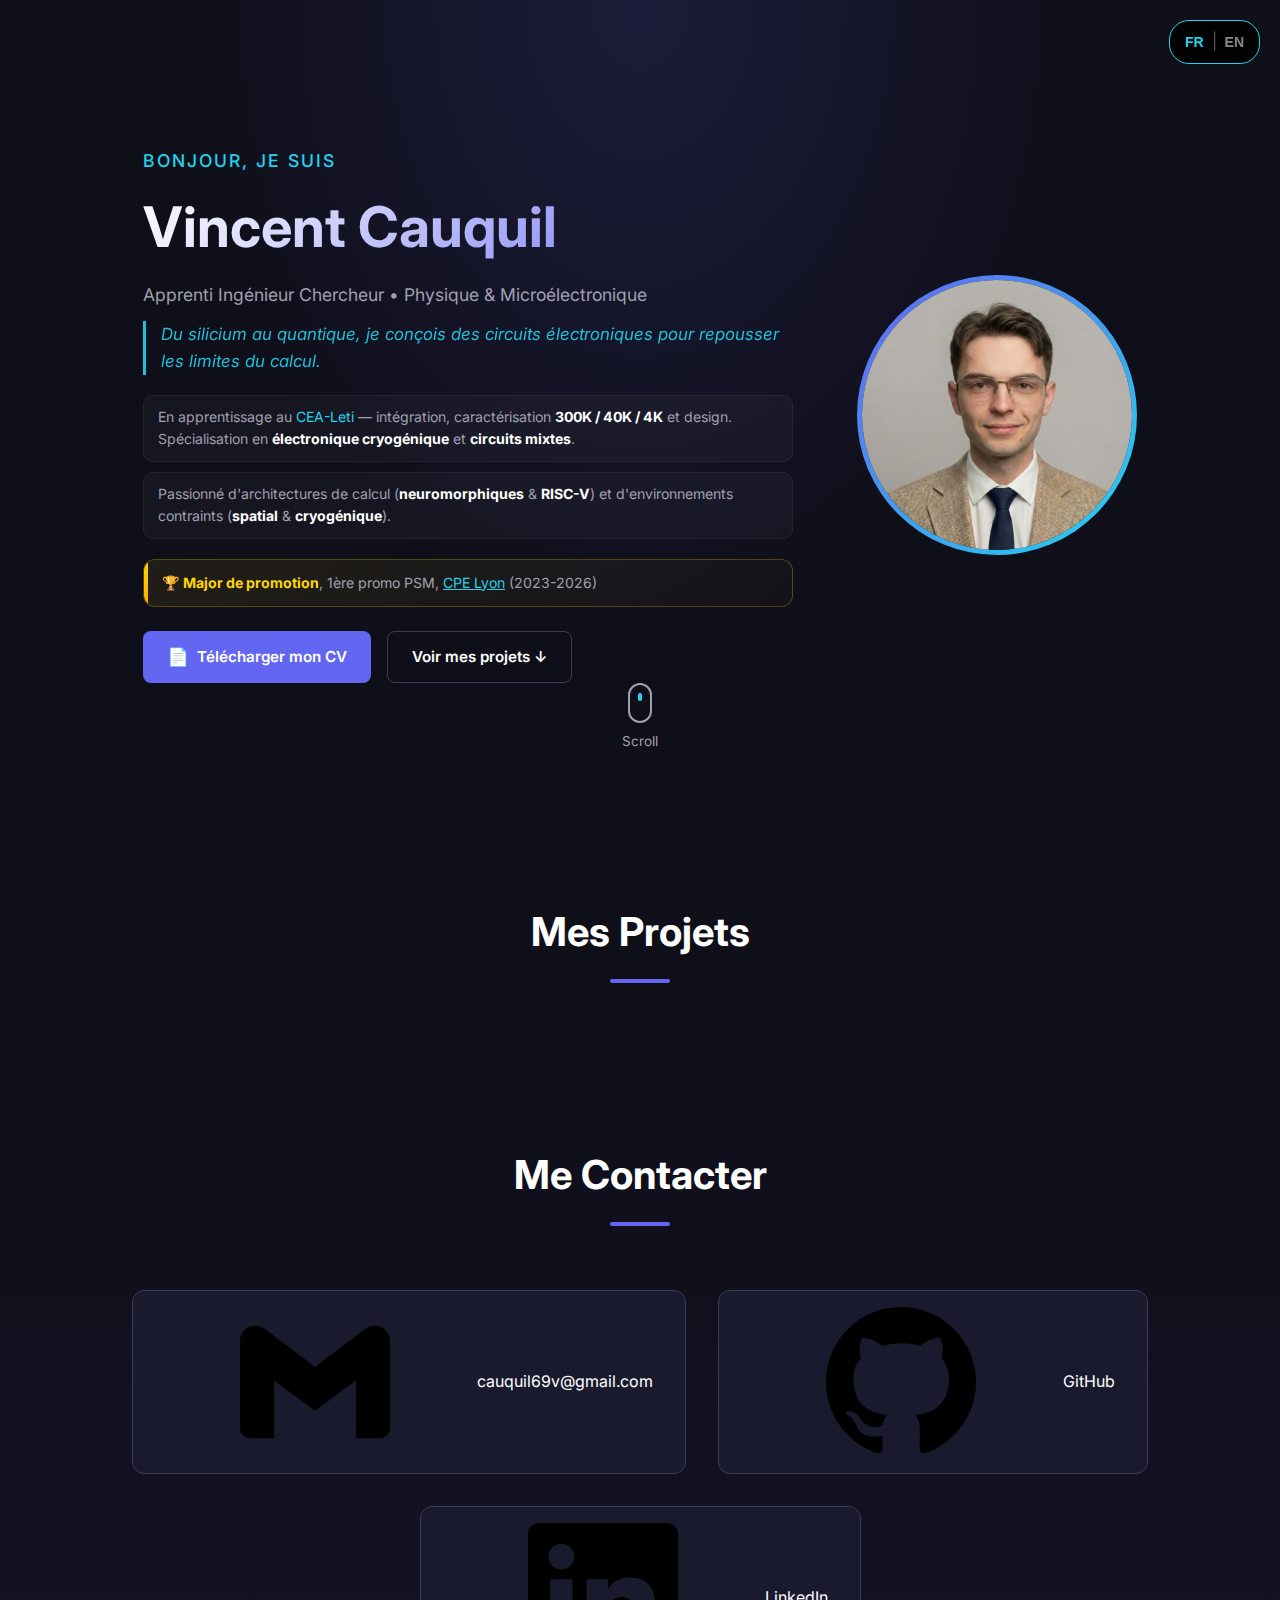
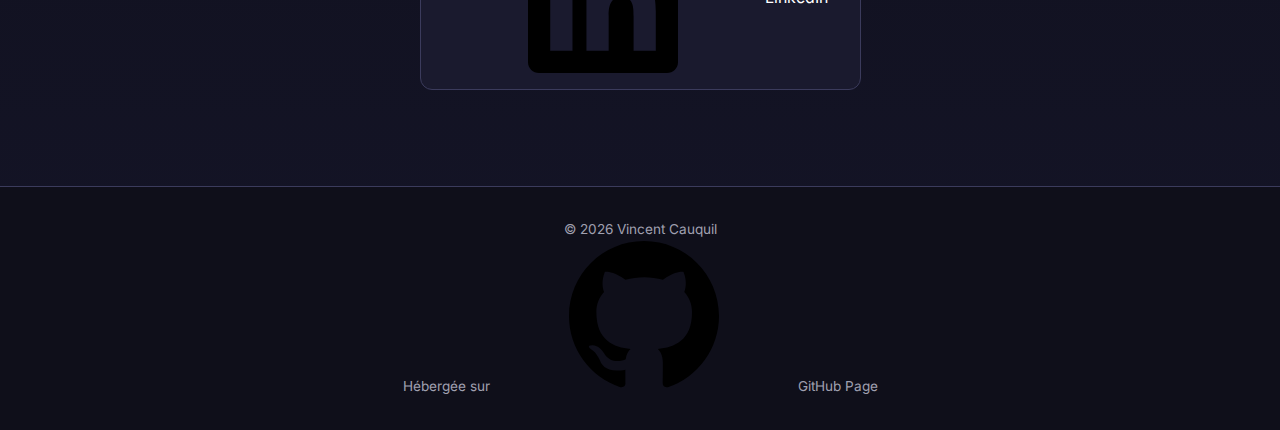
<file: index.html>
<!DOCTYPE html>
<html lang="fr">
<head>
    <meta charset="UTF-8">
    <meta name="viewport" content="width=device-width, initial-scale=1.0">
    <title>Vincent Cauquil — Portfolio</title>

    <link rel="stylesheet" href="assets/css/variables.css">
    <link rel="stylesheet" href="assets/css/components.css">
    <link rel="stylesheet" href="assets/css/layout.css">
    <link rel="stylesheet" href="assets/css/projects.css">
    <link rel="stylesheet" href="assets/css/evidence.css">
    <link rel="stylesheet" href="assets/css/responsive.css">
    <link href="https://fonts.googleapis.com/css2?family=Inter:wght@300;400;600;700&display=swap" rel="stylesheet">
</head>
<body>

    <!-- ICONS SVG -->
    <svg style="display: none;">
        <symbol id="icon-github" viewBox="0 0 24 24">
            <path d="M12 0C5.37 0 0 5.37 0 12c0 5.31 3.435 9.795 8.205 11.385.6.105.825-.255.825-.57 0-.285-.015-1.23-.015-2.235-3.015.555-3.795-.735-4.035-1.41-.135-.345-.72-1.41-1.23-1.695-.42-.225-1.02-.78-.015-.795.945-.015 1.62.87 1.845 1.23 1.08 1.815 2.805 1.305 3.495.99.105-.78.42-1.305.765-1.605-2.67-.3-5.46-1.335-5.46-5.925 0-1.305.465-2.385 1.23-3.225-.12-.3-.54-1.53.12-3.18 0 0 1.005-.315 3.3 1.23.96-.27 1.98-.405 3-.405s2.04.135 3 .405c2.295-1.56 3.3-1.23 3.3-1.23.66 1.65.24 2.88.12 3.18.765.84 1.23 1.905 1.23 3.225 0 4.605-2.805 5.625-5.475 5.925.435.375.81 1.095.81 2.22 0 1.605-.015 2.895-.015 3.3 0 .315.225.69.825.57A12.02 12.02 0 0024 12c0-6.63-5.37-12-12-12z"/>
        </symbol>
        <symbol id="icon-linkedin" viewBox="0 0 24 24">
            <path d="M20.447 20.452h-3.554v-5.569c0-1.328-.027-3.037-1.852-3.037-1.853 0-2.136 1.445-2.136 2.939v5.667H9.351V9h3.414v1.561h.046c.477-.9 1.637-1.85 3.37-1.85 3.601 0 4.267 2.37 4.267 5.455v6.286zM5.337 7.433c-1.144 0-2.063-.926-2.063-2.065 0-1.138.92-2.063 2.063-2.063 1.14 0 2.064.925 2.064 2.063 0 1.139-.925 2.065-2.064 2.065zm1.782 13.019H3.555V9h3.564v11.452zM22.225 0H1.771C.792 0 0 .774 0 1.729v20.542C0 23.227.792 24 1.771 24h20.451C23.2 24 24 23.227 24 22.271V1.729C24 .774 23.2 0 22.222 0h.003z"/>
        </symbol>
        <symbol id="icon-email" viewBox="0 0 24 24">
            <path d="M24 5.457v13.909c0 .904-.732 1.636-1.636 1.636h-3.819V11.73L12 16.64l-6.545-4.91v9.273H1.636A1.636 1.636 0 0 1 0 19.366V5.457c0-2.023 2.309-3.178 3.927-1.964L5.455 4.64 12 9.548l6.545-4.91 1.528-1.145C21.69 2.28 24 3.434 24 5.457z"/>
        </symbol>
        <symbol id="icon-external" viewBox="0 0 24 24">
            <path d="M18 13v6a2 2 0 0 1-2 2H5a2 2 0 0 1-2-2V8a2 2 0 0 1 2-2h6M15 3h6v6M10 14L21 3"/>
        </symbol>
    </svg>

    <!-- LANG SWITCH -->
    <div class="lang-switch">
        <button class="lang-btn active" data-lang="fr">FR</button>
        <span class="lang-separator">|</span>
        <button class="lang-btn" data-lang="en">EN</button>
    </div>

    <!-- HERO -->
    <section id="hero">
        <div class="hero-content">
            <div class="hero-text">
                <!-- Greeting -->
                <p class="greeting">
                    <span class="lang-text" data-lang="fr">Bonjour, je suis</span>
                    <span class="lang-text" data-lang="en" style="display: none;">Hi, I'm</span>
                </p>
    
                <!-- Name -->
                <h1>Vincent Cauquil</h1>
    
                <!-- Subtitle -->
                <p class="subtitle">
                    <span class="lang-text" data-lang="fr">Apprenti Ingénieur Chercheur • Physique & Microélectronique</span>
                    <span class="lang-text" data-lang="en" style="display: none;">Apprentice Research Engineer • Physics & Microelectronics</span>
                </p>
    
                <!-- TAGLINE — La phrase choc isolée -->
                <p class="tagline">
                    <span class="lang-text" data-lang="fr">Du silicium au quantique, je conçois des circuits électroniques pour repousser les limites du calcul.</span>
                    <span class="lang-text" data-lang="en" style="display: none;">From silicon to quantum, I design electronic circuits to push the boundaries of computing.</span>
                </p>
    
                <!-- BIO STRUCTURÉE avec icônes -->
                <div class="hero-bio">
                    <div class="bio-item">
                        <div class="lang-text macro" data-lang="fr">
                            En apprentissage au \CEA_Leti — intégration, caractérisation <strong>300K / 40K / 4K</strong> et design.
                            Spécialisation en <strong>électronique cryogénique</strong> et <strong>circuits mixtes</strong>.
                        </div>
                        <div class="lang-text macro" data-lang="en" style="display: none;">
                            Apprentice at \CEA_Leti — integration, <strong>300K / 40K / 4K</strong> characterization and design.
                            Specializing in <strong>cryogenic electronics</strong> and <strong>mixed-signal circuits</strong>.
                        </div>
                    </div>
    
                    <div class="bio-item">
                        <div class="lang-text" data-lang="fr">
                            Passionné d'architectures de calcul (<strong>neuromorphiques</strong> & <strong>RISC-V</strong>) et d'environnements contraints (<strong>spatial</strong> & <strong>cryogénique</strong>).
                        </div>
                        <div class="lang-text" data-lang="en" style="display: none;">
                            Passionate about computing architectures (<strong>neuromorphic</strong> & <strong>RISC-V</strong>) and constrained environments (<strong>space</strong> & <strong>cryogenic</strong>).
                        </div>
                    </div>
                </div>
    
                <!-- AWARD BADGE — Mis en avant ! -->
                <div class="award-badge">
                    <div>
                        <span class="lang-text macro" data-lang="fr">
                            <strong> 🏆 Major de promotion</strong>, 1ère promo PSM, \CPE_Lyon (2023-2026)
                        </span>
                        <span class="lang-text macro" data-lang="en" style="display: none;">
                            <strong> 🏆 Valedictorian</strong>, 1st PSM class, \CPE_Lyon (2023-2026)
                        </span>
                    </div>
                </div>
    
                <!-- BOUTONS -->
                <div class="hero-buttons">
                    <a href="assets/ressource/CAUQUIL-Vincent-CV.pdf" class="btn btn-primary" target="_blank">
                        <span class="btn-icon">📄</span>
                        <span class="lang-text" data-lang="fr">Télécharger mon CV</span>
                        <span class="lang-text" data-lang="en" style="display: none;">Download my CV</span>
                    </a>
                    <a href="#timeline" class="btn btn-secondary">
                        <span class="lang-text" data-lang="fr">Voir mes projets ↓</span>
                        <span class="lang-text" data-lang="en" style="display: none;">See my projects ↓</span>
                    </a>
                </div>
            </div>
    
            <!-- AVATAR avec glow amélioré -->
            <div class="hero-image">
                <div class="avatar-container">
                    <img src="assets/images/V_cauq_img.png" alt="Vincent Cauquil" class="avatar">
                </div>
            </div>
        </div>
    
        <div class="scroll-indicator">
            <div class="mouse"></div>
            <span>Scroll</span>
        </div>
    </section>


    <!-- TIMELINE - PROJETS -->
    <section id="timeline">
        <h2 class="section-title">
            <span class="lang-text" data-lang="fr">Mes Projets</span>
            <span class="lang-text" data-lang="en" style="display: none;">My Projects</span>
        </h2>

        <div class="timeline-container">
            <div class="timeline-line"></div>

            <!-- Projets chargés dynamiquement -->
            <div id="project-parking"></div>
            <div id="project-AI"></div>
            <div id="project-A8"></div>
        </div>
    </section>

    <!-- CONTACT -->
    <section id="contact">
        <h2 class="section-title">
            <span class="lang-text" data-lang="fr">Me Contacter</span>
            <span class="lang-text" data-lang="en" style="display: none;">Contact Me</span>
        </h2>
        <div class="contact-links">
            <a href="mailto:cauquil69v@gmail.com" class="contact-item">
                <svg class="icon"><use href="#icon-email"/></svg>
                <span>cauquil69v@gmail.com</span>
            </a>
            <a href="https://github.com/vincent-cauquil" target="_blank" class="contact-item">
                <svg class="icon"><use href="#icon-github"/></svg>
                <span>GitHub</span>
            </a>
            <a href="https://www.linkedin.com/in/vincent-cauquil-6048b3241/?originalSubdomain=fr" target="_blank" class="contact-item">
                <svg class="icon"><use href="#icon-linkedin"/></svg>
                <span>LinkedIn</span>
            </a>
        </div>
    </section>

    <!-- FOOTER -->
    <footer>
        <p>
            <span class="lang-text" data-lang="fr">© 2026 Vincent Cauquil 
                <br>Hébergée sur <svg class="icon"><use href="#icon-github"/></svg> GitHub Page</span>
            <span class="lang-text" data-lang="en" style="display: none;">© 2026 Vincent Cauquil 
                <br>Host on <svg class="icon"><use href="#icon-github"/></svg> GitHub</span>
        </p>
    </footer>

    <script src="assets/js/main.js"></script>
    <script src="assets/js/macro.js"></script>
</body>
</html>
</file>
<file: assets/css/components.css>
/* ========== LANG SWITCH ========== */
.lang-switch {
    position: fixed;
    top: 20px;
    right: 20px;
    display: flex;
    align-items: center;
    gap: 8px;
    z-index: 1100;
    background: rgba(0, 0, 0, 0.9);
    padding: 8px 15px;
    border-radius: 20px;
    border: 1px solid var(--accent);
    backdrop-filter: blur(10px);
}

.lang-btn {
    background: none;
    border: none;
    color: #888;
    font-size: 14px;
    font-weight: bold;
    cursor: pointer;
    transition: color 0.3s;
}

.lang-btn:hover,
.lang-btn.active {
    color: var(--accent);
}

.lang-separator {
    color: #555;
}

/* ========== BOUTONS GÉNÉRAUX ========== */
.btn {
    display: inline-flex;
    align-items: center;
    gap: 0.5rem;
    padding: 0.75rem 1.5rem;
    border-radius: 8px;
    font-size: 0.95rem;
    font-weight: 600;
    text-decoration: none;
    transition: all 0.3s ease;
    cursor: pointer;
    border: none;
}

.btn-primary {
    background: var(--primary);
    color: white;
}

.btn-primary:hover {
    background: var(--primary-dark);
    transform: translateY(-2px);
    box-shadow: 0 10px 30px rgba(99, 102, 241, 0.3);
}

.btn-secondary {
    background: transparent;
    color: var(--text);
    border: 1px solid var(--timeline-line);
}

.btn-secondary:hover {
    border-color: var(--accent);
    color: var(--accent);
    transform: translateY(-2px);
}

.btn-icon {
    font-size: 1.1rem;
}

/* ========== TAGS ========== */
.project-tags {
    display: flex;
    flex-wrap: wrap;
    gap: 8px;
    margin: 15px 0;
}

.tag {
    background: rgba(99, 102, 241, 0.15);
    color: var(--accent);
    padding: 4px 12px;
    border-radius: 20px;
    font-size: 0.8rem;
    border: 1px solid rgba(99, 102, 241, 0.3);
}

/* ========== BOUTONS DE CARTE ========== */
.card-buttons {
    display: flex;
    flex-wrap: wrap;
    gap: 10px;
    margin-top: 15px;
}

.btn-expand {
    background: var(--primary);
    color: white;
    border: none;
    padding: 8px 20px;
    border-radius: 8px;
    cursor: pointer;
    font-size: 0.9rem;
    transition: all 0.3s ease;
}

.btn-expand:hover {
    background: var(--primary-dark);
    transform: translateY(-2px);
}

.btn-github {
    display: inline-flex;
    align-items: center;
    gap: 0.5rem;
    padding: 8px 16px;
    background: rgba(255, 255, 255, 0.05);
    border: 1px solid var(--timeline-line);
    border-radius: 8px;
    color: var(--text);
    font-size: 0.85rem;
    text-decoration: none;
    transition: all 0.3s ease;
}

.btn-github:hover {
    border-color: var(--accent);
    color: var(--accent);
    transform: translateY(-2px);
}

/* ========== BOUTONS VIDÉO & DOCUMENTS ========== */
.btn-video,
.btn-doc {
    display: inline-flex;
    align-items: center;
    gap: 0.5rem;
    padding: 8px 16px;
    background: rgba(255, 255, 255, 0.05);
    border: 1px solid var(--timeline-line);
    border-radius: 8px;
    color: var(--text);
    font-size: 0.85rem;
    text-decoration: none;
    transition: all 0.3s ease;
}

.btn-video:hover,
.btn-doc:hover {
    border-color: var(--accent);
    color: var(--accent);
    transform: translateY(-2px);
    background: rgba(34, 211, 238, 0.1);
}

/* Icônes spécifiques */
.btn-video::before {
    content: '▶';
    font-size: 0.9rem;
}

.btn-doc::before {
    content: '📄';
    font-size: 1rem;
}

/* ========== SECTION TITLE ========== */
.section-title {
    text-align: center;
    font-size: 2.5rem;
    margin-bottom: 4rem;
    position: relative;
}

.section-title::after {
    content: '';
    display: block;
    width: 60px;
    height: 4px;
    background: var(--primary);
    margin: 15px auto 0;
    border-radius: 2px;
}

/* ========== MACRO LINKS ========== */
.macro a {
    color: var(--accent);
    text-decoration: none;
    border-bottom: 1px solid transparent;
    transition: border-color 0.3s ease;
}

.macro a:hover {
    border-bottom-color: var(--accent);
}

/* ========== AWARD ========== */
.award-badge {
    display: inline-flex;
    align-items: center;
    gap: 0.5rem;
    padding: 10px 14px;
    background: rgba(255, 215, 0, 0.08);
    border: 1px solid rgba(255, 215, 0, 0.25);
    border-radius: 10px;
    margin: 1rem 0;
    font-size: 0.88rem;
    color: #ffd700;
}

.award-badge a {
    color: var(--accent);
    text-decoration: underline;
    transition: all 0.3s ease;
}

.award-badge a:hover {
    color: #5ce1ff;
    text-decoration: none;
}
</file>
<file: assets/css/layout.css>
/* ========================================
   LAYOUT — Hero, Contact, Footer
   ======================================== */

/* ===== HERO ===== */
#hero {
    min-height: 100vh;
    display: flex;
    flex-direction: column;
    justify-content: center;
    align-items: center;
    padding: 2rem;
    position: relative;
    background: 
        radial-gradient(ellipse at top, rgba(99, 102, 241, 0.15) 0%, transparent 50%),
        var(--bg-dark);
}

.hero-content {
    display: flex;
    align-items: center;
    justify-content: center;
    gap: 4rem;
    max-width: 1200px;
    width: 100%;
}

.hero-text {
    flex: 1;
    max-width: 650px;
}

.greeting {
    color: var(--accent);
    font-size: 1.1rem;
    font-weight: 500;
    letter-spacing: 2px;
    text-transform: uppercase;
    margin-bottom: 0.25rem;
}

.hero-text h1 {
    font-size: 3.5rem;
    font-weight: 700;
    margin: 0.5rem 0;
    background: linear-gradient(135deg, var(--text) 0%, var(--primary) 100%);
    -webkit-background-clip: text;
    -webkit-text-fill-color: transparent;
    background-clip: text;
}

.subtitle {
    color: var(--text-muted);
    font-size: 1.1rem;
    margin-bottom: 0.75rem;
    font-weight: 400;
}

.tagline {
    font-size: 1.05rem;
    font-style: italic;
    color: var(--accent);
    margin: 0.75rem 0 1.25rem 0;
    padding-left: 15px;
    border-left: 3px solid var(--accent);
    line-height: 1.6;
    opacity: 0.9;
}

.hero-bio {
    display: flex;
    flex-direction: column;
    gap: 10px;
    margin-bottom: 1.25rem;
}

.bio-item {
    display: flex;
    align-items: flex-start;
    gap: 12px;
    padding: 10px 14px;
    background: rgba(255, 255, 255, 0.03);
    border-radius: 10px;
    border: 1px solid rgba(255, 255, 255, 0.06);
    transition: border-color 0.3s ease;
}

.bio-item:hover {
    border-color: rgba(34, 211, 238, 0.2);
}

.bio-icon {
    font-size: 1.2rem;
    flex-shrink: 0;
    margin-top: 2px;
}

.bio-item div {
    font-size: 0.88rem;
    color: var(--text-muted);
    line-height: 1.6;
}

.bio-item strong {
    color: var(--text);
}

/* Award Badge */
.award-badge {
    display: flex;
    align-items: center;
    gap: 12px;
    padding: 12px 18px;
    margin-bottom: 1.5rem;
    background: linear-gradient(135deg, rgba(255, 215, 0, 0.08), rgba(255, 215, 0, 0.02));
    border: 1px solid rgba(255, 215, 0, 0.25);
    border-radius: 12px;
    position: relative;
    overflow: hidden;
}

.award-badge::before {
    content: '';
    position: absolute;
    top: 0;
    left: 0;
    width: 4px;
    height: 100%;
    background: linear-gradient(180deg, #ffd700, #ffaa00);
    border-radius: 4px 0 0 4px;
}

.award-icon {
    font-size: 1.4rem;
    flex-shrink: 0;
    animation: gentle-bounce 3s ease-in-out infinite;
}

.award-badge strong { color: #ffd700; }

.award-badge span,
.award-badge div {
    font-size: 0.88rem;
    color: var(--text-muted);
}

.award-badge a {
    color: var(--accent);
    text-decoration: underline;
    transition: all 0.3s ease;
}

.award-badge a:hover {
    color: #5ce1ff;
    text-decoration: none;
}

@keyframes gentle-bounce {
    0%, 100% { transform: translateY(0); }
    50% { transform: translateY(-3px); }
}

.hero-buttons {
    display: flex;
    gap: 1rem;
    flex-wrap: wrap;
}

/* Avatar */
.hero-image { flex-shrink: 0; }

.avatar-container {
    width: 280px;
    height: 280px;
    border-radius: 50%;
    background: linear-gradient(135deg, var(--primary), var(--accent));
    padding: 5px;
    animation: float 6s ease-in-out infinite;
    position: relative;
}

.avatar-container::after {
    content: '';
    position: absolute;
    inset: -10px;
    border-radius: 50%;
    background: conic-gradient(
        from 0deg,
        var(--accent),
        var(--primary),
        var(--accent),
        var(--primary),
        var(--accent)
    );
    z-index: -1;
    opacity: 0.4;
    animation: rotate-glow 8s linear infinite;
    filter: blur(15px);
}

.avatar {
    width: 100%;
    height: 100%;
    border-radius: 50%;
    object-fit: cover;
    background: var(--bg-card);
}

@keyframes rotate-glow {
    from { transform: rotate(0deg); }
    to { transform: rotate(360deg); }
}

@keyframes float {
    0%, 100% { transform: translateY(0px); }
    50% { transform: translateY(-15px); }
}

/* ========== SCROLL INDICATOR (bloc indépendant) ========== */
.scroll-indicator-wrapper {
    display: flex;
    justify-content: center;
    padding: 1.5rem 0 3rem;
    background: transparent;
}

.scroll-indicator {
    display: flex;
    flex-direction: column;
    align-items: center;
    gap: 0.5rem;
    color: var(--text-muted);
    font-size: 0.85rem;
    animation: bounce 2s infinite;
    text-decoration: none;
    cursor: pointer;
}

.scroll-indicator:hover {
    color: var(--accent);
}

/* Desktop : souris visible, swipe caché */
.mouse {
    width: 24px;
    height: 40px;
    border: 2px solid var(--text-muted);
    border-radius: 12px;
    position: relative;
    transition: border-color 0.3s;
}

.scroll-indicator:hover .mouse {
    border-color: var(--accent);
}

.mouse::before {
    content: '';
    position: absolute;
    top: 8px;
    left: 50%;
    transform: translateX(-50%);
    width: 4px;
    height: 8px;
    background: var(--accent);
    border-radius: 2px;
    animation: scroll-wheel 2s infinite;
}

.swipe {
    display: none; /* Caché sur desktop */
}

/* ===== SWIPE ANIMATION ===== */
.swipe-finger {
    font-size: 1.8rem;
    animation: swipe-up 2s ease-in-out infinite;
}

@keyframes swipe-up {
    0% {
        opacity: 0.4;
        transform: translateY(10px);
    }
    50% {
        opacity: 1;
        transform: translateY(-10px);
    }
    100% {
        opacity: 0.4;
        transform: translateY(10px);
    }
}

@keyframes scroll-wheel {
    0% { opacity: 1; top: 8px; }
    100% { opacity: 0; top: 20px; }
}

@keyframes bounce {
    0%, 20%, 50%, 80%, 100% { transform: translateY(0); }
    40% { transform: translateY(-10px); }
    60% { transform: translateY(-5px); }
}

/* Animations de slide (utilisées par les cartes) */
@keyframes slideInLeft {
    from { opacity: 0; transform: translateX(-50px); }
    to { opacity: 1; transform: translateX(0); }
}

@keyframes slideInRight {
    from { opacity: 0; transform: translateX(50px); }
    to { opacity: 1; transform: translateX(0); }
}

/* ===== CONTACT ===== */
#contact {
    padding: 6rem 2rem;
    text-align: center;
    background: linear-gradient(180deg, transparent, rgba(99, 102, 241, 0.05));
}

.contact-links {
    display: flex;
    justify-content: center;
    gap: 2rem;
    flex-wrap: wrap;
}

.contact-item {
    display: flex;
    align-items: center;
    gap: 0.75rem;
    padding: 1rem 2rem;
    background: var(--bg-card);
    border-radius: 12px;
    text-decoration: none;
    color: var(--text);
    border: 1px solid var(--timeline-line);
    transition: all 0.3s ease;
}

.contact-item:hover {
    border-color: var(--primary);
    transform: translateY(-3px);
    box-shadow: 0 10px 30px rgba(0, 0, 0, 0.2);
}

/* ===== FOOTER ===== */
footer {
    text-align: center;
    padding: 2rem;
    color: var(--text-muted);
    font-size: 0.85rem;
    border-top: 1px solid var(--timeline-line);
}
</file>
<file: assets/css/projects.css>
/* ========================================
   CARTES PROJETS & EXPANSION
   ======================================== */

/* --- Carte fermée --- */
.timeline-content {
    background: var(--bg-card);
    border-radius: 16px;
    overflow: hidden;
    border: 1px solid var(--timeline-line);
    transition: transform 0.4s ease, border-color 0.4s ease, box-shadow 0.4s ease;
    position: relative;
}

.timeline-content:hover {
    transform: translateY(-5px);
    border-color: var(--primary);
    box-shadow: 0 20px 40px rgba(0, 0, 0, 0.3);
}

.project-image {
    width: 100%;
    height: 180px;
    overflow: hidden;
    background: var(--bg-dark);
}

.project-image img {
    width: 100%;
    height: 100%;
    object-fit: cover;
    transition: transform 0.4s ease;
}

.timeline-content:hover .project-image img {
    transform: scale(1.1);
}

.project-info {
    padding: 1.5rem;
}

.project-info h3 {
    font-size: 1.3rem;
    margin-bottom: 0.75rem;
    color: var(--text);
}

.project-info p {
    color: var(--text-muted);
    font-size: 0.95rem;
    margin-bottom: 1rem;
    line-height: 1.6;
}

/* --- État Expanded (Fullscreen) --- */
.timeline-item.expanded {
    position: fixed;
    top: 0;
    left: 0;
    width: 100vw;
    height: 100vh;
    z-index: 1000;
    margin: 0;
    padding: 1rem;
    display: block;
    overflow-y: auto;
    overflow-x: hidden;
    -webkit-overflow-scrolling: touch;
    background: var(--bg-dark);
}

.timeline-item.expanded .timeline-content {
    width: 100%;
    max-width: 1000px;
    margin: 2rem auto 6rem auto;
    max-height: none;
    border-radius: 20px;
    position: relative;
    height: auto;
}

.timeline-item.expanded .timeline-date {
    display: none;
}

.timeline-item.expanded .project-image {
    height: 300px;
}

.timeline-item.expanded .btn-close {
    position: sticky;
    top: 1rem;
    right: 1rem;
    float: right;
    opacity: 1;
    pointer-events: auto;
    width: 45px;
    height: 45px;
    font-size: 1.3rem;
    background: var(--bg-card);
    border: 2px solid var(--accent);
    z-index: 10;
    margin-bottom: -45px;
}

/* --- Détails Projet (contenu expanded) --- */
.detail-block {
    margin-bottom: 40px;
    border-bottom: 1px solid rgba(255, 255, 255, 0.1);
    padding-bottom: 30px;
}

.detail-block:last-child {
    border-bottom: none;
    margin-bottom: 0;
    padding-bottom: 0;
}

.detail-block h4 {
    color: var(--text);
    margin-bottom: 20px;
    border-left: 4px solid var(--accent);
    padding-left: 15px;
    font-size: 1.1em;
    font-weight: 600;
}

/* --- Results Grid --- */
.results-grid {
    display: grid;
    grid-template-columns: repeat(auto-fit, minmax(200px, 1fr));
    gap: 1rem;
    margin: 1.5rem 0;
}

.result-item {
    text-align: center;
    padding: 1.5rem;
    background: rgba(255, 255, 255, 0.03);
    border-radius: 12px;
    border: 1px solid rgba(255, 255, 255, 0.08);
}

.result-value {
    display: block;
    font-size: 2rem;
    font-weight: 700;
    color: var(--accent);
    margin-bottom: 0.5rem;
}

.result-item p {
    margin: 0;
    font-size: 0.85rem;
    color: var(--text-muted);
}

/* --- Curseurs contextuels pour l'état Expanded --- */

/* Zone scrollable : main ouverte "grab" */
.timeline-item.expanded {
    cursor: grab;
}

/* Pendant le scroll actif (mousedown) : main fermée "grabbing" */
.timeline-item.expanded:active {
    cursor: grabbing;
}

/* Éléments interactifs : rester en pointer classique */
.timeline-item.expanded a,
.timeline-item.expanded button,
.timeline-item.expanded .btn-close,
.timeline-item.expanded .btn-expand,
.timeline-item.expanded .btn-github,
.timeline-item.expanded .btn-video,
.timeline-item.expanded .prev,
.timeline-item.expanded .next,
.timeline-item.expanded img {
    cursor: pointer;
}

/* Images zoomables : loupe */
.timeline-item.expanded .evidence-image img,
.timeline-item.expanded .evidence-slider img {
    cursor: zoom-in;
}

/* Texte sélectionnable : curseur texte */
.timeline-item.expanded .evidence-text,
.timeline-item.expanded .detail-block p,
.timeline-item.expanded .detail-block li {
    cursor: text;
}
</file>
<file: assets/css/responsive.css>
/* ========================================
   RESPONSIVE — Toutes les media queries
   ======================================== */

/* --- Tablette --- */
@media (max-width: 1100px) {
    .hero-content {
        gap: 2rem;
    }

    .avatar-container {
        width: 220px;
        height: 220px;
    }
}

/* --- Mobile --- */
@media (max-width: 900px) {
    /* Lang switch */
    .lang-switch {
        top: 1rem;
        left: 1rem;
        right: auto;
        z-index: 999;
    }

    /* Hero */
    .hero-content {
        flex-direction: column-reverse;
        text-align: center;
        gap: 2rem;
    }

    .hero-text {
        max-width: 100%;
    }

    .hero-text h1 {
        font-size: 2.5rem;
    }

    .tagline {
        font-size: 1rem;
        text-align: left;
    }

    .hero-buttons {
        justify-content: center;
    }

    .avatar-container {
        width: 200px;
        height: 200px;
    }

    .bio-item {
        text-align: left;
    }

    .award-badge {
        text-align: left;
    }

    /* Scroll indicator : souris → swipe */
    .scroll-indicator-wrapper {
        padding: 1rem 0 2rem;
    }

    .scroll-indicator {
        animation: none; /* Pas de bounce global, le doigt bouge déjà */
    }

    .mouse {
        display: none; 
    }

    .swipe {
        display: block; 
    }

    /* ===== TIMELINE MOBILE ===== */
    /* Ligne à gauche */
    .timeline-line {
        left: 20px;
        transform: none;
    }

    /* Items en colonne, décalés à droite de la ligne */
    .timeline-item,
    .timeline-item.left,
    .timeline-item.right {
        flex-direction: column;
        align-items: flex-start;
        padding-left: 60px;
    }

    /* Cartes pleine largeur */
    .timeline-item.left .timeline-content,
    .timeline-item.right .timeline-content {
        width: 100%;
        margin: 0;
    }

    /* Date + Dot centrés sur la ligne à gauche */
    .timeline-item.left .timeline-date,
    .timeline-item.right .timeline-date {
        position: absolute;
        left: 20px;
        top: 0;
        transform: translateX(-50%);
        flex-direction: column;
        gap: 5px;
        margin: 0;
    }

    .date {
        font-size: 0.75rem;
        padding: 0.3rem 0.7rem;
        white-space: normal;
        text-align: center;
        max-width: 70px;
        line-height: 1.2;
        background: var(--bg-card);
        border: 1.5px solid var(--accent);
        border-radius: 12px;
        box-shadow: 0 0 10px rgba(34, 211, 238, 0.25);
    }

    /* Section title */
    .section-title {
        font-size: 2rem;
    }

    /* ===== EXPANDED MOBILE ===== */
    .timeline-item.expanded {
        padding-left: 0 !important;
    }

    .timeline-item.expanded .timeline-content {
        width: 100%;
        max-width: 100%;
        max-height: 100vh;
        border-radius: 0;
    }

    /* Evidence blocks en colonne */
    .evidence-container {
        flex-direction: column;
    }

    .evidence-image,
    .evidence-slider {
        width: 100%;
        max-width: 100%;
    }

    .prev { left: 10px; }
    .next { right: 10px; }

    /* Contact */
    .contact-links {
        flex-direction: column;
        align-items: center;
    }
    .lightbox-prev,
    .lightbox-next {
        width: 50px;
        height: 50px;
        font-size: 35px;
    }
    
    .lightbox-prev { left: 10px; }
    .lightbox-next { right: 10px; }
    
    .lightbox-close {
        top: 10px;
        right: 10px;
        width: 40px;
        height: 40px;
        font-size: 30px;
    }
    
    .lightbox-caption {
        bottom: 10px;
        font-size: 0.8rem;
        padding: 8px 15px;
        max-width: 90%;
    }

}

/* --- Petit Mobile --- */
@media (max-width: 480px) {
    .hero-text h1 {
        font-size: 2rem;
    }

    .section-title {
        font-size: 1.8rem;
    }

    .date {
        font-size: 0.7rem;
        max-width: 60px;
        background: var(--bg-card);
        border: 1.5px solid var(--accent);
        box-shadow: 0 0 8px rgba(34, 211, 238, 0.3);
    }
}
</file>
<file: assets/css/variables.css>
/* ========================================
   VARIABLES, RESET & BASE
   ======================================== */

* {
    margin: 0;
    padding: 0;
    box-sizing: border-box;
}

:root {
    --primary: #6366f1;
    --primary-dark: #4f46e5;
    --bg-dark: #0f0f1a;
    --bg-card: #1a1a2e;
    --text: #ffffff;
    --text-muted: #a0a0b0;
    --timeline-line: #3b3b5c;
    --accent: #22d3ee;
}

html {
    scroll-behavior: smooth;
}

body {
    font-family: 'Inter', sans-serif;
    background: var(--bg-dark);
    color: var(--text);
    line-height: 1.6;
    overflow-x: hidden;
}

body.modal-open {
    overflow: hidden;
}
</file>
<file: assets/css/evidence.css>
/* ========================================
   PREUVES — Images, Sliders, Lightbox
   ======================================== */

/* --- Conteneur Flex (Texte + Preuve) --- */
.evidence-container {
    display: flex;
    flex-wrap: wrap;
    gap: 30px;
    align-items: flex-start;
}

.evidence-text {
    flex: 1;
    min-width: 300px;
    font-size: 0.95em;
    line-height: 1.7;
    color: var(--text-muted);
}

.evidence-text strong {
    color: var(--text);
}

/* --- Image Statique --- */
.evidence-image,
.evidence-slider {
    flex: 1;
    min-width: 280px;
    max-width: 500px;
    margin: 0 auto;
    position: relative;
}

.evidence-image img,
.evidence-slider img {
    width: 100%;
    border-radius: 10px;
    border: 1px solid rgba(255, 255, 255, 0.1);
    cursor: pointer;
    transition: border-color 0.3s ease, transform 0.3s ease;
}

.evidence-image img:hover,
.evidence-slider img:hover {
    border-color: var(--accent);
    transform: scale(1.02);
}

/* --- Caption --- */
.caption {
    display: block;
    text-align: center;
    color: var(--text-muted);
    font-size: 0.8em;
    margin-top: 10px;
    font-style: italic;
}

/* --- Slider --- */
.evidence-slider .slide {
    display: none;
    animation: fade 0.5s;
}

.evidence-slider .slide.active {
    display: block;
}

/* Flèches de navigation */
.prev, .next {
    cursor: pointer;
    position: absolute;
    top: 50%;
    transform: translateY(-50%);
    width: 40px;
    height: 40px;
    display: flex;
    align-items: center;
    justify-content: center;
    color: white;
    font-weight: bold;
    font-size: 18px;
    border-radius: 50%;
    background-color: rgba(0, 0, 0, 0.6);
    border: 1px solid rgba(255, 255, 255, 0.2);
    user-select: none;
    transition: all 0.3s ease;
    z-index: 5;
}

.prev { left: -20px; }
.next { right: -20px; }

.prev:hover, .next:hover {
    background-color: var(--accent);
    color: var(--bg-dark);
    border-color: var(--accent);
}

@keyframes fade {
    from { opacity: .4; }
    to { opacity: 1; }
}

/* --- Lightbox --- */
.lightbox-overlay {
    display: none;
    position: fixed;
    top: 0;
    left: 0;
    width: 100%;
    height: 100%;
    background: rgba(0, 0, 0, 0.9);
    z-index: 2000;
    justify-content: center;
    align-items: center;
    cursor: zoom-out;
}

.lightbox-overlay.active {
    display: flex;
}

.lightbox-overlay img {
    max-width: 90%;
    max-height: 90%;
    border-radius: 8px;
    box-shadow: 0 0 50px rgba(0, 0, 0, 0.5);
}
</file>
